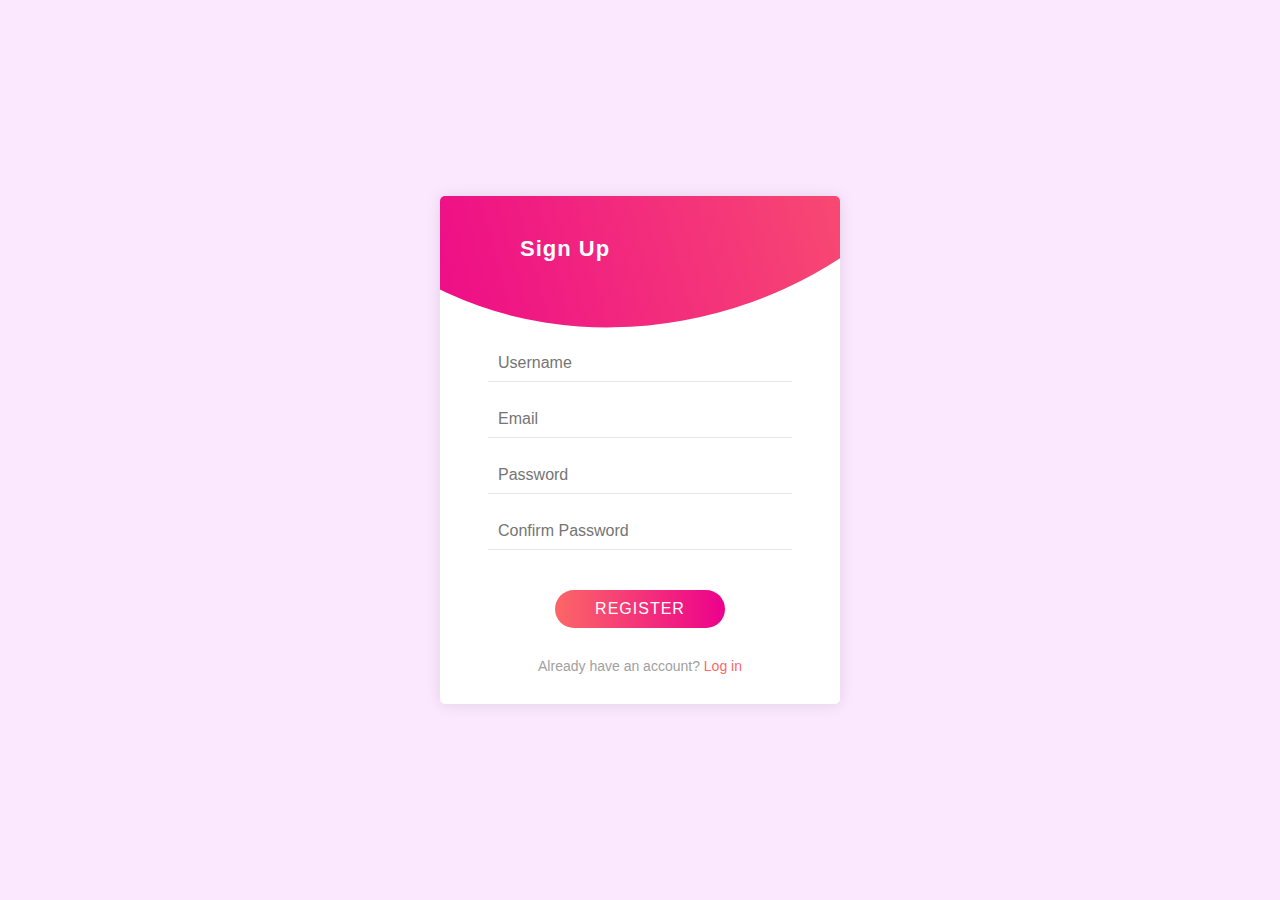
<file: mobileVersion/m-ValidateForm.html>
<!DOCTYPE html>
<html lang="en">
<head>
    <meta charset="UTF-8">
    <meta http-equiv="X-UA-Compatible" content="IE=edge">
    <meta name="viewport" content="width=device-width, initial-scale=1.0">
    <link rel="stylesheet" href="https://cdnjs.cloudflare.com/ajax/libs/font-awesome/5.15.3/css/all.min.css" integrity="sha512-iBBXm8fW90+nuLcSKlbmrPcLa0OT92xO1BIsZ+ywDWZCvqsWgccV3gFoRBv0z+8dLJgyAHIhR35VZc2oM/gI1w==" crossorigin="anonymous" referrerpolicy="no-referrer" />
   
    
    <title>Form Validation</title>

    <style type="text/css">
      
      :root{
  --primary-color: #fc6767;
  --secondary-color: #ec008c;
  --danger: #e74c3c;
  --success: #2ecc71;
}
*{
  margin: 0;
  padding: 0;
  box-sizing: border-box;
}
html{
  font-size: 10px;
}
body,input{
  font-family: "Roboto", sans-serif;
}
/*-------------------------------------------------main style start here*/
body{
  min-height: 100vh;
  width: 100vw;
  background-color: rgba(218, 34, 255, 0.1);
  position: relative;
}

.container{
  min-height: 100vh;
  width: 100%;
  display: flex;
  justify-content: center;
  align-items: center;
}
/*----------------------------------------------------------- sign up style start here
      -------------------------------------------------------------------------------- --*/
.form-container{
  background-color: #fff;
  width: 100%;
  max-width: 40rem;
  min-height: 40rem;
  padding: 8rem 4rem 3rem;
  box-shadow: 0px 1px 1.5em rgba(0, 0, 0, 0.1);
  border-radius: .5rem;
  position: relative;
  overflow: hidden;
}
/*-- -----------------------------------------sign up color background style --*/
.form-bg{
  background: linear-gradient(to left, var(--primary-color), var(--secondary-color));
  height: 60rem;
  width: 180%;
  position: absolute;
  top: 25%;
  left: 50%;
  transform: translate(-50%, -100%) rotate(-15deg);
  z-index: 10;
  border-radius: 50%;
  transition: all 3s ease;
}

/*-- ------------------------------- sign up form heading style start here --*/
.sign-up-form-heading{
  position: absolute;
  top: 4rem;
  left: 8rem;
  color: #fff;
  font-size: 2.2rem;
  letter-spacing: .1rem;
  font-weight: bold;
  z-index: 12;
}
/*---------------------------------- sign-up form body style start here --*/
form#sign-up-form{
  padding-top: 2rem;
  margin-top: 3rem;
  position: relative;
}
/*------------------------------- input fields style start here --*/
.input-group{
  width: 95%;
  margin: 0 auto;
  display: flex;
  align-items: baseline;
  margin-top: 1.8rem;
  position: relative;
}
.input-group input{
  position: relative;
  width: 100%;
  padding: 1rem 0;
  border: none;
  outline: none;
  font-size: 1.6rem;
  background: transparent;
  color: var(--primary-color);
}
.input-group i:first-child{
  font-size: 1.8rem;
  margin-right: 1rem;
  color: var(--primary-color);
}
.input-group i.fa-check-circle,
.input-group i.fa-exclamation-circle{
  position: absolute;
  top: 50%;
  right: .5rem;
  transform: translateY(-50%);
  font-size: 1.8rem;  
  visibility: hidden;
} 
/*----when error occured, this will execute*/
.input-group.error i.fa-exclamation-circle{
  color: var(--danger);
  visibility: visible;
}
/*----when success, this will execute*/
.input-group.success i.fa-check-circle{
  color: var(--success);
  visibility: visible;
}
/*--------error msg style*/
.input-group small{
  position: absolute;
  top: 100%;
  left: 2.5rem;
  font-size: 1.4rem;
  color: var(--danger);
  width: 100%;
  margin-top: .4rem;
  visibility: hidden;
}
/*----when error occured, this will execute*/
.input-group.error small{
  visibility: visible;
}

/*-------------------------------input field's border-bottom type design style */
.input-group .bar{
  position: absolute;
  left: 0;
  bottom: 0;
  width: 100%;
  background: rgba(0, 0, 0, 0.1);
  height: 1px;
}
.input-group .bar::before{
  content: '';
  position: absolute;
  top: 0;
  left: 0;
  width: 0%;
  height: 2px;
  background: var(--primary-color);
  transition: width .3s ease;
}
.input-group input:focus + .bar:before{
  width: 100%;
}
/*------------------------------------- REGISTER button style start here --*/
form input[type="submit"]{
  border: none;
  outline: none;
  font-size: 1.6rem;
  letter-spacing: .1rem;
  text-transform: uppercase;
  background: linear-gradient(to right, var(--primary-color), var(--secondary-color));
  padding: 1rem 4rem;
  border-radius: 2rem;
  color: #fff;
  display: block;
  margin: 4rem auto 3rem;
  cursor: pointer;
  transition: all .3s ease;
}
form input[type="submit"]:focus,
form input[type="submit"]:hover{
  background: linear-gradient(to left, var(--primary-color), var(--secondary-color));
}


/*-- -----------------------------------asking for (log in) style start here --*/
.ask-login{
  text-align: center;
}
.ask-login a{
  text-decoration: none;
  color: #a1a1a1;
  font-size: 1.4rem;
}
.ask-login a span{
  color: var(--primary-color);
  position: relative;
  transition: all .3s ease;
}
.ask-login a span::after{
  content: '';
  position: absolute;
  left: 0;
  bottom: -5px;
  height: 2px;
  width: 0%;
  background:linear-gradient(to left, var(--primary-color), var(--secondary-color));
  transition: width .3s ease;
}
.ask-login a span:hover:after{
  width: 100%;
}


/*---------------------------------- login form body style start here --
----------------------------------------------------------------*/
form#login-form{
  padding-top: 2rem;
  margin-top: 3rem;
  width: 90%;
  position: absolute;
  top: 40%;
  left: 50%;
  transform: translate(-50%, -50%);
}
/*-- ------------------------------- login form heading style start here --*/
.login-form-heading{
  position: absolute;
  bottom: 3rem;
  right: 10rem;
  color: #fff;
  font-size: 2.2rem;
  letter-spacing: .1rem;
  font-weight: bold;
  z-index: 12;
}


/*-----------------------------------------------utility classes
----------------------------------------------------------*/
.form-bg-move{
  top: 200%;
}
.no-display{
  display: none;
}
.invisible{
  visibility: hidden;
}
.neg-z-index{
  z-index: -1;
}

 /*-----------------------------------sign up successfull pop up sms 
          -----------------------------------------------------------*/
#pop-up{
  background: #fff;
  box-shadow: 0px 1px 1.5rem rgba(0, 0, 0, 0.1);
  border-radius: .5rem;
  padding: 2rem 1.5rem;
  text-align: center;
  max-width: 35rem;
  position: absolute;
  z-index: 15;
}     
#pop-up i{
  display: block;
  font-size: 4.5rem;
  text-align: center;
  color: var(--success);
}
#pop-up h3{
  font-size: 2rem;
  margin: 1rem 0;
  color: var(--success);
}
#pop-up h2{
  font-size: 2.4rem;
  letter-spacing: .1rem;
}
#pop-up p{
  font-size: 1.5rem;
  margin: 1.5rem 0;
  color: #808080;
}


/*------------------------------------------responsive style here
-----------------------------------------------------*/
@media screen and (max-width: 450px){
  .container{
    padding: 0 2rem;
  }
}
    </style>
</head>
<body>
      <div class="container">
        <div class="form-container">
           <!-- -----------------------------------------sign up color background html -->
          <div class="form-bg"></div>
          <!-- -------------------------------sign -up - form heading html start here -->
          <span class="sign-up-form-heading">Sign Up</span>
          <!---------------------------------- sign up form body html start here -->
            <form id="sign-up-form">
                <!-------------------------------- input fields html start here -->
                <div class="input-group">
                  <i class="fas fa-user"></i>
                  <input type="text" name="" placeholder="Username" id="username" autocomplete="off">
                   <span class="bar"></span>
                  <i class="fas fa-check-circle"></i>
                  <i class="fas fa-exclamation-circle"></i>
                  <small></small>
                </div>
                <div class="input-group">
                  <i class="fas fa-envelope"></i>
                  <input type="text" name="" placeholder="Email" id="email" autocomplete="off">
                  <span class="bar"></span>
                  <i class="fas fa-check-circle"></i>
                  <i class="fas fa-exclamation-circle"></i>
                  <small></small>
                </div>
                <div class="input-group">
                  <i class="fas fa-lock"></i>
                  <input type="password" name="" placeholder="Password" id="password" autocomplete="off">
                  <span class="bar"></span>
                  <i class="fas fa-check-circle"></i>
                  <i class="fas fa-exclamation-circle"></i>
                  <small></small>
                </div>
                <div class="input-group">
                  <i class="fas fa-lock"></i>
                  <input type="password" name="" placeholder="Confirm Password" id="cpassword" autocomplete="off">
                  <span class="bar"></span>
                  <i class="fas fa-check-circle"></i>
                  <i class="fas fa-exclamation-circle"></i>
                  <small></small>
                </div>

                <!------------------------------------- sign up button html start here -->
                <input type="submit" name="" value="Register">
                <!-- -----------------------------------asking for (log in) html start here -->
                <div class="ask-login">
                    <a href="#">Already have an account? <span id="ask-login">Log in</span></a>
                </div>
            </form>

             <!---------------------------------- login form body html start here 
              --------------------------------------------------------------------------->

              <!-- -------------------------------login- form heading html start here -->
             <span class="login-form-heading neg-z-index">Login</span>
              <!---------------------------------- login form body html start here -->
             <form id='login-form' class="no-display">
                  <!-------------------------------- input fields html start here -->
                <div class="input-group">
                  <i class="fas fa-user"></i>
                  <input type="text" name="" placeholder="Username" id="usernam" autocomplete="off">
                   <span class="bar"></span>
                  <i class="fas fa-check-circle"></i>
                  <i class="fas fa-exclamation-circle"></i>
                  <small>this is an error</small>
                </div>
                <div class="input-group">
                  <i class="fas fa-lock"></i>
                  <input type="password" name="" placeholder="Password" id="passwor" autocomplete="off">
                  <span class="bar"></span>
                  <i class="fas fa-check-circle"></i>
                  <i class="fas fa-exclamation-circle"></i>
                  <small>this is an error</small>
                </div>
                <!------------------------------------- login button html start here -->
                <input type="submit" name="" value="login">
                <!-- -----------------------------------asking for (sign up) html start here -->
                <div class="ask-login">
                    <a href="#">Don't have an account? <span id="ask-sign-up">sign-up</span></a>
                </div>
             </form>
        </div>

        <!-- -----------------------------------sign up successfull pop up sms 
          ----------------------------------------------------------->
          <div id="pop-up" class="no-display">
            <i class="fas fa-check-circle"></i>
            <h3>Success...</h3>
            <h2>Welcome, <span></span>!</h2>
            <p>Congratulations! You have successfully registered.</p>
            <div class="ask-login">
                    <a href="#">Click here to <span id="ask-login-pop-up">Log in</span></a>
            </div>
          </div>
      
      </div>

      <script type="text/javascript">
        
        //------------------------------------ ************** populating the SIGN UP FORM & LOGIN FORM & BACKGROUND ************

const askLogin = document.getElementById("ask-login");
const askSignUp = document.getElementById("ask-sign-up");

       
// ---------------------when user click on  LOGIN? then this event listener will be executed
askLogin.addEventListener("click", function(){

    document.querySelector(".form-bg").classList.add("form-bg-move");

    setTimeout(function(){
                
                document.getElementById("sign-up-form").classList.add("neg-z-index");
                document.querySelector(".sign-up-form-heading").classList.add("neg-z-index");

                document.getElementById('login-form').classList.remove("no-display"); 
                document.querySelector(".login-form-heading").classList.remove("neg-z-index"); 
            },1000);
            
});


// ---------------------when user click on  SIGN UP? then this event listener will be executed
askSignUp.addEventListener("click", function(){

            document.querySelector(".form-bg").classList.remove("form-bg-move");
            
            setTimeout(function(){

                document.getElementById("sign-up-form").classList.remove("neg-z-index");
                document.querySelector(".sign-up-form-heading").classList.remove("neg-z-index");

                document.getElementById('login-form').classList.add("no-display");
                document.querySelector(".login-form-heading").classList.add("neg-z-index");
            },1000);
});




//--------------------------------************** SIGN UP FORM VALIDATION start here ***************
const userName = document.getElementById("username");
const email = document.getElementById("email");
const password = document.getElementById("password");
const cPassword = document.getElementById("cpassword");
let successField = [0,0,0,0];


const setErr = function(id, errMsg){

    let inputGroup = id.parentNode;
    let errTag = inputGroup.querySelector("small");

    inputGroup.classList.add("error");
    errTag.innerText = errMsg;

    inputGroup.classList.remove("success");
}
const setSuccess = function(id){

    let inputGroup = id.parentNode;

    inputGroup.classList.remove("error");
    inputGroup.classList.add("success");
}

const isEmail = function(email){
    let emailVal = email.value.trim();
    let lastDot = emailVal.lastIndexOf(".");
    let firstDot = emailVal.indexOf(".");
    let lastAt = emailVal.lastIndexOf("@");
    let firstAt = emailVal.indexOf("@");

    if(emailVal.indexOf(" ") != -1){
        setErr(email, "Email doesn't contain space!");
        return false;
    }
    else if (lastDot === emailVal.length-1){
        setErr(email,"Dot at last!");
        return false;
    }
    else if(firstDot === 0){
        setErr(email,"Dot at first!");
        return false;
    }
    else if(lastAt === emailVal.length-1){
        setErr(email,"@ at last!");
        return false;
    }
    else if(firstAt === 0){
        setErr(email,"@ at first!");
        return false;
    }
    else if (lastDot < lastAt + 3){
        setErr(email,"Invalid Email ID");
        return false;
    }
    else{
        return true;
    }
}
function reset(){
    userName.value="";
    email.value="";
    password.value="";
    cPassword.value="";

    userName.parentNode.classList.remove("success");
    email.parentNode.classList.remove("success");
    password.parentNode.classList.remove("success");
    cPassword.parentNode.classList.remove("success");
}
function showPopUp(){
    document.querySelector(".form-container").classList.add("no-display");
    document.getElementById("pop-up").classList.remove("no-display");
    document.querySelector("#pop-up h2 span").innerText=userName.value.trim();
    reset();
}
function getRegSuccess(){

    let count = 0;

    successField.forEach(function(value){
        if(value){
            count++;
        }
        else{
            count=0;
        }
    });
    
    if (count === 4){
        showPopUp();
        // document.write("thank you for your response");
    }
   
}


function signUpValidate(){

    let flag = true;
    successField = [0,0,0,0];

    // ------------checking the USERNAME
    if(userName.value.trim() === ""){
        setErr(userName,"Username cann't be blank!");
        flag = false; 
    }
    else if (userName.value.trim().length < 3) {
        setErr(userName,"Minimum 3 char needed!")
        flag = false;
    }else{
        setSuccess(userName);
        successField[0] = 1;
    }

    // --------------checking the EMAIL ID
    if(email.value.trim() === ""){
        setErr(email,"Email cann't be blank!");
        flag = false;
    }
    else if(!isEmail(email)){
        // setErr(email,"Not a valid email!");
        flag = false;
    }
    else if(email.value.trim().length > 50){
        setErr(email,"Email is too long...");
        flag = false;
    }
    else{
        setSuccess(email);
        successField[1] = 1;
    }

    //--------------- checking the PASSWORD
    if(password.value.trim() === ""){
        setErr(password,"Password must be filled!");
        flag = false;
    }
    else if(password.value.trim().length < 6){
        setErr(password,"Minimum 6 character required!");
        flag = false;
    }
    else{
        setSuccess(password);
        successField[2] = 1;
    }
    //-------------------- checking the CONFIRM PASSWORD
    if(cPassword.value.trim() === ""){
        setErr(cPassword, "Confirm password must be filled!");
        flag = false;
    }
    else if(cPassword.value.trim() != password.value.trim()){
        setErr(cPassword,"Password must be same...");
        flag = false;
    }
     else if(cPassword.value.trim().length < 6){
        setErr(cPassword,"Minimum 6 character required!");
        flag = false;
    }
    else{
        setSuccess(cPassword);
        successField[3] = 1;
    }
    
    getRegSuccess();
    
    return flag;
}


// main fuction, which will call the other functions defined above
document.getElementById("sign-up-form").addEventListener("submit", function(e){
    e.preventDefault();
    signUpValidate();
});


// this event listerner will be executed, when user click on the LOG IN  link after successfully sign up 
document.getElementById("ask-login-pop-up").addEventListener("click",function(){

    document.querySelector(".form-container").classList.remove("no-display");
    document.getElementById("pop-up").classList.add("no-display");
    document.querySelector(".form-bg").classList.add("form-bg-move");
    
                
            document.getElementById("sign-up-form").classList.add("neg-z-index");
            document.querySelector(".sign-up-form-heading").classList.add("neg-z-index");

            document.getElementById('login-form').classList.remove("no-display"); 
            document.querySelector(".login-form-heading").classList.remove("neg-z-index"); 
            
    
});




      </script>
</body>
</html>
</file>
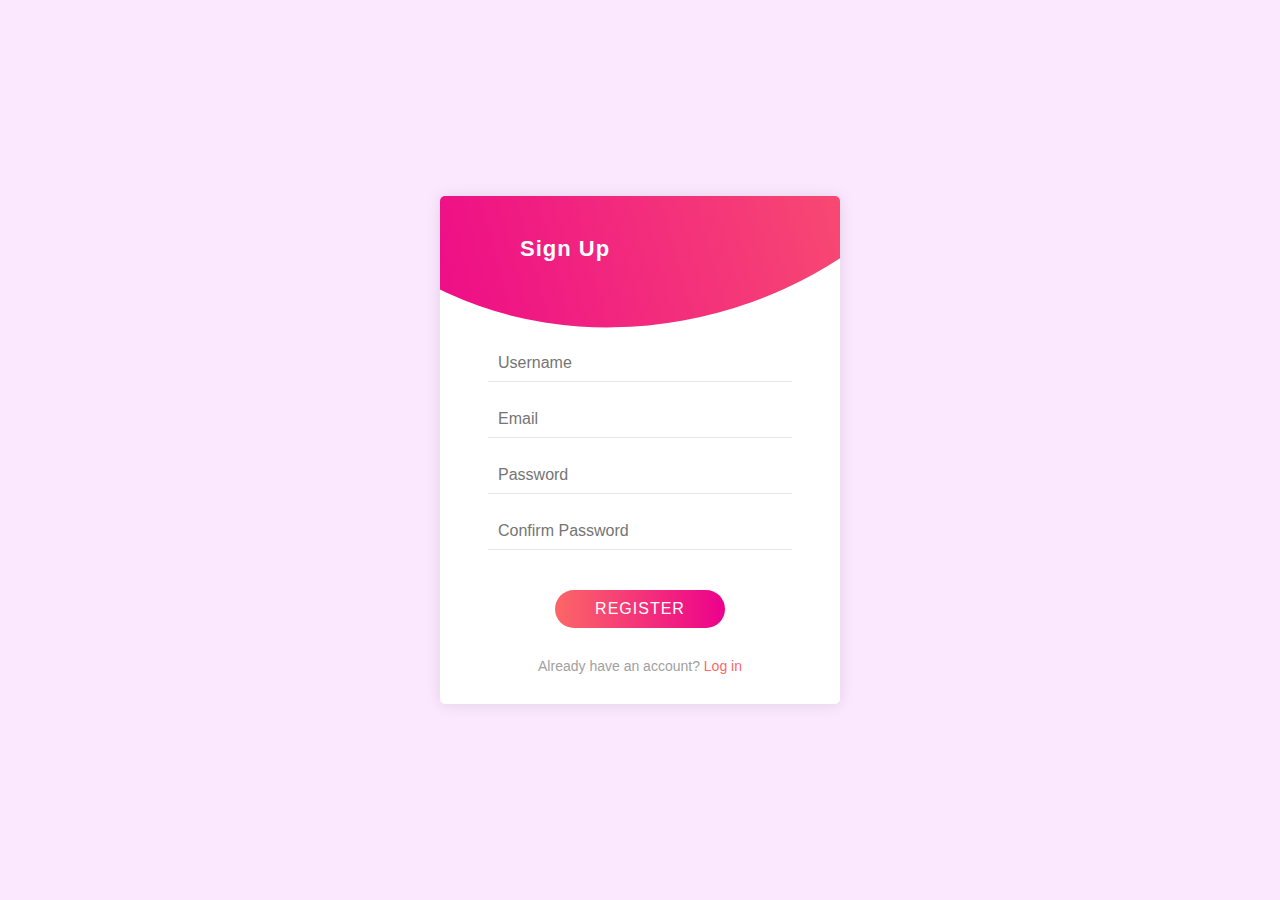
<file: mobileVersion/minfied version/mini-ValidateForm.html>
<!DOCTYPE html><html lang="en"><head><meta charset="UTF-8"><meta http-equiv="X-UA-Compatible" content="IE=edge"><meta name="viewport" content="width=device-width, initial-scale=1.0"><link rel="stylesheet" href="https://cdnjs.cloudflare.com/ajax/libs/font-awesome/5.15.3/css/all.min.css" integrity="sha512-iBBXm8fW90+nuLcSKlbmrPcLa0OT92xO1BIsZ+ywDWZCvqsWgccV3gFoRBv0z+8dLJgyAHIhR35VZc2oM/gI1w==" crossorigin="anonymous" referrerpolicy="no-referrer" /><title>Form Validation</title><style type="text/css">:root{--primary-color:#fc6767;--secondary-color:#ec008c;--danger:#e74c3c;--success:#2ecc71}*{margin:0;padding:0;box-sizing:border-box}html{font-size:10px}body,input{font-family:"Roboto",sans-serif}body{min-height:100vh;width:100vw;background-color:rgba(218,34,255,0.1);position:relative}.container{min-height:100vh;width:100%;display:flex;justify-content:center;align-items:center}.form-container{background-color:#fff;width:100%;max-width:40rem;min-height:40rem;padding:8rem 4rem 3rem;box-shadow:0px 1px 1.5em rgba(0, 0, 0, 0.1);border-radius: .5rem;position:relative;overflow:hidden}.form-bg{background:linear-gradient(to left, var(--primary-color), var(--secondary-color));height:60rem;width:180%;position:absolute;top:25%;left:50%;transform:translate(-50%, -100%) rotate(-15deg);z-index:10;border-radius:50%;transition:all 3s ease}.sign-up-form-heading{position:absolute;top:4rem;left:8rem;color:#fff;font-size:2.2rem;letter-spacing: .1rem;font-weight:bold;z-index:12}form#sign-up-form{padding-top:2rem;margin-top:3rem;position:relative}.input-group{width:95%;margin:0 auto;display:flex;align-items:baseline;margin-top:1.8rem;position:relative}.input-group input{position:relative;width:100%;padding:1rem 0;border:none;outline:none;font-size:1.6rem;background:transparent;color:var(--primary-color)}.input-group i:first-child{font-size:1.8rem;margin-right:1rem;color:var(--primary-color)}.input-group i.fa-check-circle, .input-group i.fa-exclamation-circle{position:absolute;top:50%;right: .5rem;transform:translateY(-50%);font-size:1.8rem;visibility:hidden}.input-group.error i.fa-exclamation-circle{color:var(--danger);visibility:visible}.input-group.success i.fa-check-circle{color:var(--success);visibility:visible}.input-group small{position:absolute;top:100%;left:2.5rem;font-size:1.4rem;color:var(--danger);width:100%;margin-top: .4rem;visibility:hidden}.input-group.error small{visibility:visible}.input-group .bar{position:absolute;left:0;bottom:0;width:100%;background:rgba(0, 0, 0, 0.1);height:1px}.input-group .bar::before{content:'';position:absolute;top:0;left:0;width:0%;height:2px;background:var(--primary-color);transition:width .3s ease}.input-group input:focus+.bar:before{width:100%}form input[type="submit"]{border:none;outline:none;font-size:1.6rem;letter-spacing: .1rem;text-transform:uppercase;background:linear-gradient(to right, var(--primary-color), var(--secondary-color));padding:1rem 4rem;border-radius:2rem;color:#fff;display:block;margin:4rem auto 3rem;cursor:pointer;transition:all .3s ease}form input[type="submit"]:focus, form input[type="submit"]:hover{background:linear-gradient(to left,var(--primary-color),var(--secondary-color))}.ask-login{text-align:center}.ask-login a{text-decoration:none;color:#a1a1a1;font-size:1.4rem}.ask-login a span{color:var(--primary-color);position:relative;transition:all .3s ease}.ask-login a span::after{content:'';position:absolute;left:0;bottom:-5px;height:2px;width:0%;background:linear-gradient(to left, var(--primary-color), var(--secondary-color));transition:width .3s ease}.ask-login a span:hover:after{width:100%}form#login-form{padding-top:2rem;margin-top:3rem;width:90%;position:absolute;top:40%;left:50%;transform:translate(-50%,-50%)}.login-form-heading{position:absolute;bottom:3rem;right:10rem;color:#fff;font-size:2.2rem;letter-spacing: .1rem;font-weight:bold;z-index:12}.form-bg-move{top:200%}.no-display{display:none}.invisible{visibility:hidden}.neg-z-index{z-index:-1}#pop-up{background:#fff;box-shadow:0px 1px 1.5rem rgba(0, 0, 0, 0.1);border-radius: .5rem;padding:2rem 1.5rem;text-align:center;max-width:35rem;position:absolute;z-index:15}#pop-up i{display:block;font-size:4.5rem;text-align:center;color:var(--success)}#pop-up h3{font-size:2rem;margin:1rem 0;color:var(--success)}#pop-up h2{font-size:2.4rem;letter-spacing: .1rem}#pop-up p{font-size:1.5rem;margin:1.5rem 0;color:#808080}@media screen and (max-width: 450px){.container{padding:0 2rem}}</style></head><body><div class="container"><div class="form-container"><div class="form-bg"></div> <span class="sign-up-form-heading">Sign Up</span><form id="sign-up-form"><div class="input-group"> <i class="fas fa-user"></i> <input type="text" name="" placeholder="Username" id="username" autocomplete="off"> <span class="bar"></span> <i class="fas fa-check-circle"></i> <i class="fas fa-exclamation-circle"></i> <small></small></div><div class="input-group"> <i class="fas fa-envelope"></i> <input type="text" name="" placeholder="Email" id="email" autocomplete="off"> <span class="bar"></span> <i class="fas fa-check-circle"></i> <i class="fas fa-exclamation-circle"></i> <small></small></div><div class="input-group"> <i class="fas fa-lock"></i> <input type="password" name="" placeholder="Password" id="password" autocomplete="off"> <span class="bar"></span> <i class="fas fa-check-circle"></i> <i class="fas fa-exclamation-circle"></i> <small></small></div><div class="input-group"> <i class="fas fa-lock"></i> <input type="password" name="" placeholder="Confirm Password" id="cpassword" autocomplete="off"> <span class="bar"></span> <i class="fas fa-check-circle"></i> <i class="fas fa-exclamation-circle"></i> <small></small></div> <input type="submit" name="" value="Register"><div class="ask-login"> <a href="#">Already have an account? <span id="ask-login">Log in</span></a></div></form> <span class="login-form-heading neg-z-index">Login</span><form id='login-form' class="no-display"><div class="input-group"> <i class="fas fa-user"></i> <input type="text" name="" placeholder="Username" id="usernam" autocomplete="off"> <span class="bar"></span> <i class="fas fa-check-circle"></i> <i class="fas fa-exclamation-circle"></i> <small>this is an error</small></div><div class="input-group"> <i class="fas fa-lock"></i> <input type="password" name="" placeholder="Password" id="passwor" autocomplete="off"> <span class="bar"></span> <i class="fas fa-check-circle"></i> <i class="fas fa-exclamation-circle"></i> <small>this is an error</small></div> <input type="submit" name="" value="login"><div class="ask-login"> <a href="#">Don't have an account? <span id="ask-sign-up">sign-up</span></a></div></form></div><div id="pop-up" class="no-display"> <i class="fas fa-check-circle"></i><h3>Success...</h3><h2>Welcome, <span></span>!</h2><p>Congratulations! You have successfully registered.</p><div class="ask-login"> <a href="#">Click here to <span id="ask-login-pop-up">Log in</span></a></div></div></div><script type="text/javascript">const askLogin=document.getElementById("ask-login"),askSignUp=document.getElementById("ask-sign-up");askLogin.addEventListener("click",function(){document.querySelector(".form-bg").classList.add("form-bg-move"),setTimeout(function(){document.getElementById("sign-up-form").classList.add("neg-z-index"),document.querySelector(".sign-up-form-heading").classList.add("neg-z-index"),document.getElementById("login-form").classList.remove("no-display"),document.querySelector(".login-form-heading").classList.remove("neg-z-index")},1e3)}),askSignUp.addEventListener("click",function(){document.querySelector(".form-bg").classList.remove("form-bg-move"),setTimeout(function(){document.getElementById("sign-up-form").classList.remove("neg-z-index"),document.querySelector(".sign-up-form-heading").classList.remove("neg-z-index"),document.getElementById("login-form").classList.add("no-display"),document.querySelector(".login-form-heading").classList.add("neg-z-index")},1e3)});const userName=document.getElementById("username"),email=document.getElementById("email"),password=document.getElementById("password"),cPassword=document.getElementById("cpassword");let successField=[0,0,0,0];const setErr=function(e,s){let t=e.parentNode,n=t.querySelector("small");t.classList.add("error"),n.innerText=s,t.classList.remove("success")},setSuccess=function(e){let s=e.parentNode;s.classList.remove("error"),s.classList.add("success")},isEmail=function(e){let s=e.value.trim(),t=s.lastIndexOf("."),n=s.indexOf("."),r=s.lastIndexOf("@"),a=s.indexOf("@");return-1!=s.indexOf(" ")?(setErr(e,"Email doesn't contain space!"),!1):t===s.length-1?(setErr(e,"Dot at last!"),!1):0===n?(setErr(e,"Dot at first!"),!1):r===s.length-1?(setErr(e,"@ at last!"),!1):0===a?(setErr(e,"@ at first!"),!1):!(t<r+3)||(setErr(e,"Invalid Email ID"),!1)};function reset(){userName.value="",email.value="",password.value="",cPassword.value="",userName.parentNode.classList.remove("success"),email.parentNode.classList.remove("success"),password.parentNode.classList.remove("success"),cPassword.parentNode.classList.remove("success")}function showPopUp(){document.querySelector(".form-container").classList.add("no-display"),document.getElementById("pop-up").classList.remove("no-display"),document.querySelector("#pop-up h2 span").innerText=userName.value.trim(),reset()}function getRegSuccess(){let e=0;successField.forEach(function(s){s?e++:e=0}),4===e&&showPopUp()}function signUpValidate(){let e=!0;return successField=[0,0,0,0],""===userName.value.trim()?(setErr(userName,"Username cann't be blank!"),e=!1):userName.value.trim().length<3?(setErr(userName,"Minimum 3 char needed!"),e=!1):(setSuccess(userName),successField[0]=1),""===email.value.trim()?(setErr(email,"Email cann't be blank!"),e=!1):isEmail(email)?email.value.trim().length>50?(setErr(email,"Email is too long..."),e=!1):(setSuccess(email),successField[1]=1):e=!1,""===password.value.trim()?(setErr(password,"Password must be filled!"),e=!1):password.value.trim().length<6?(setErr(password,"Minimum 6 character required!"),e=!1):(setSuccess(password),successField[2]=1),""===cPassword.value.trim()?(setErr(cPassword,"Confirm password must be filled!"),e=!1):cPassword.value.trim()!=password.value.trim()?(setErr(cPassword,"Password must be same..."),e=!1):cPassword.value.trim().length<6?(setErr(cPassword,"Minimum 6 character required!"),e=!1):(setSuccess(cPassword),successField[3]=1),getRegSuccess(),e}document.getElementById("sign-up-form").addEventListener("submit",function(e){e.preventDefault(),signUpValidate()}),document.getElementById("ask-login-pop-up").addEventListener("click",function(){document.querySelector(".form-container").classList.remove("no-display"),document.getElementById("pop-up").classList.add("no-display"),document.querySelector(".form-bg").classList.add("form-bg-move"),document.getElementById("sign-up-form").classList.add("neg-z-index"),document.querySelector(".sign-up-form-heading").classList.add("neg-z-index"),document.getElementById("login-form").classList.remove("no-display"),document.querySelector(".login-form-heading").classList.remove("neg-z-index")});</script></body></html>
</file>
